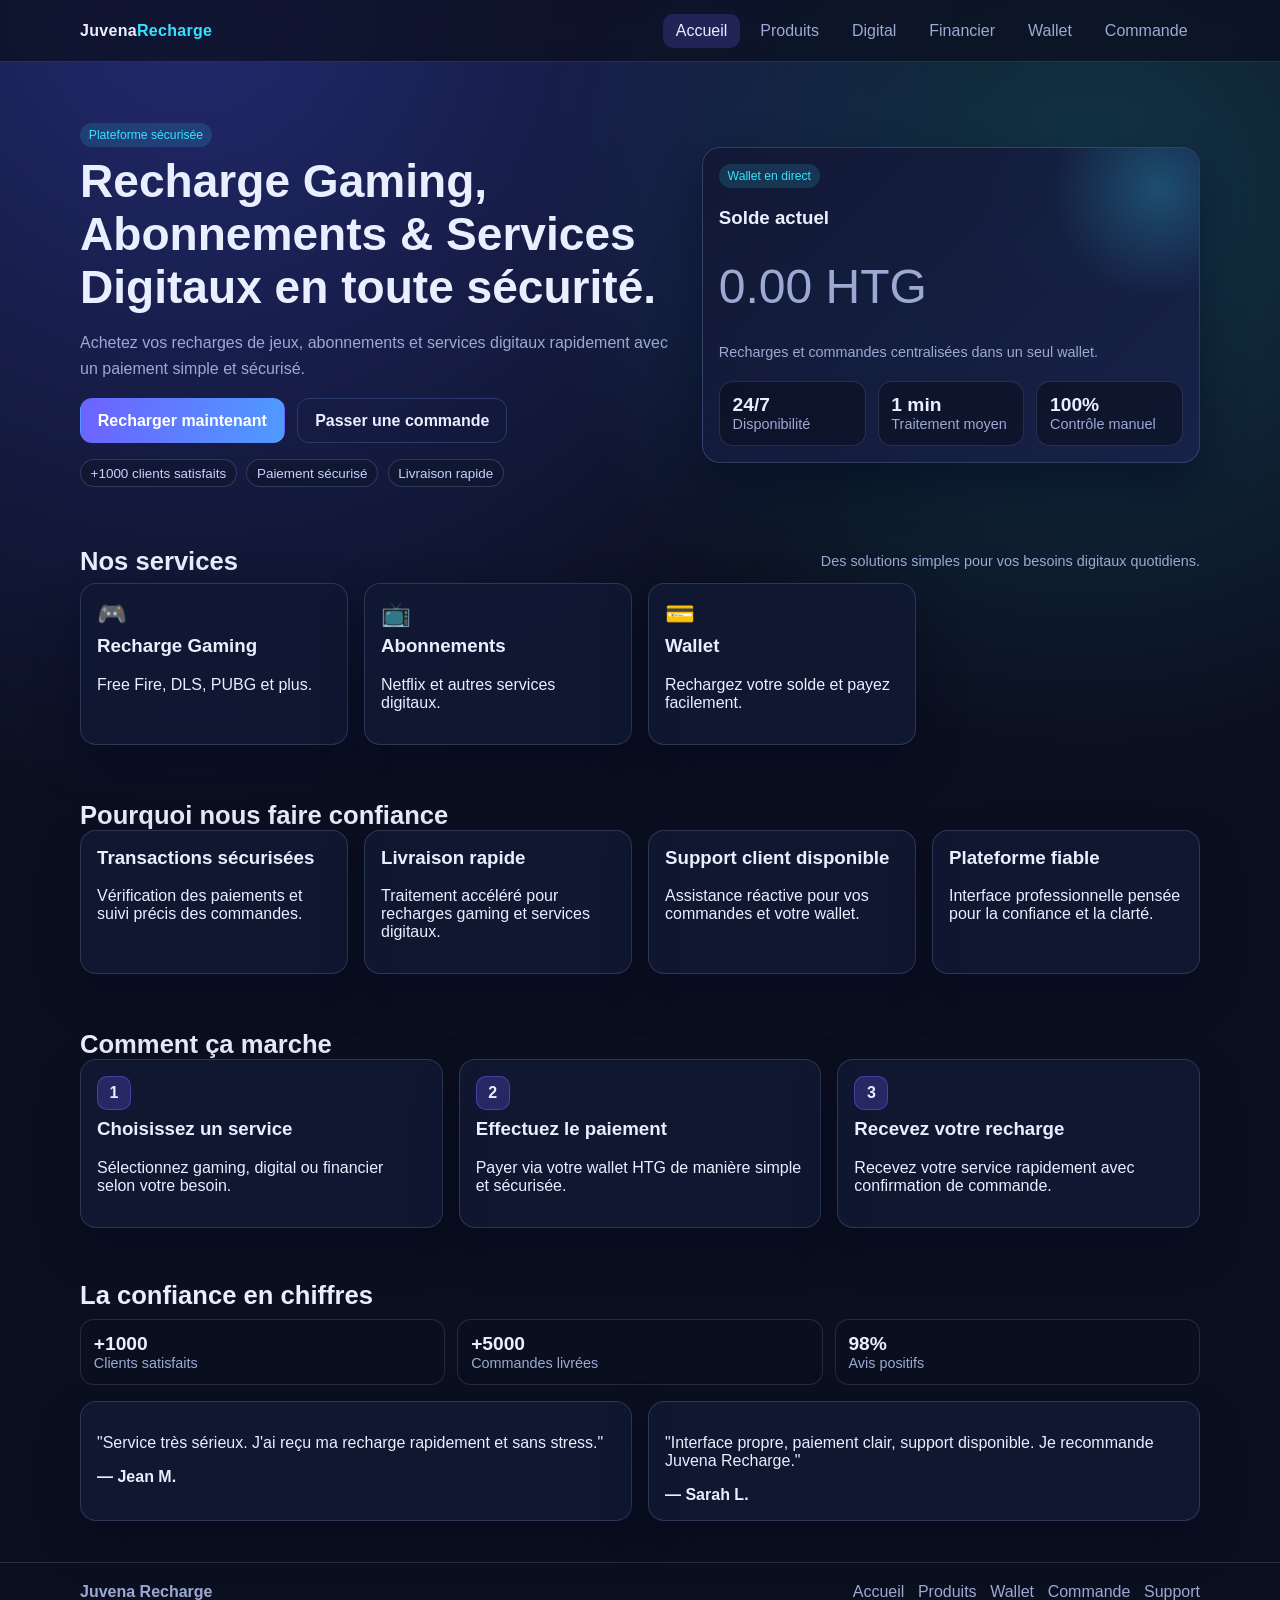
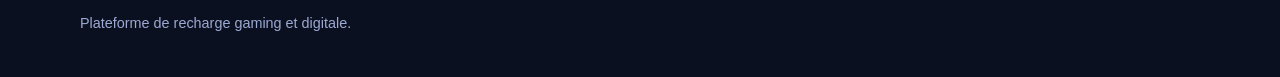
<file: index.html>
<!doctype html>
<html lang="fr">
  <head>
    <meta charset="UTF-8" />
    <meta name="viewport" content="width=device-width, initial-scale=1.0" />
    <title>Juvena Recharge | Accueil</title>
    <link rel="stylesheet" href="styles.css" />
  </head>
  <body>
    <header>
      <div class="container nav">
        <a class="logo" href="index.html">Juvena<span>Recharge</span></a>
        <nav class="nav-links">
          <a class="active" href="index.html">Accueil</a>
          <a href="gaming.html">Produits</a>
          <a href="digital.html">Digital</a>
          <a href="financial.html">Financier</a>
          <a href="wallet.html">Wallet</a>
          <a href="order.html">Commande</a>
        </nav>
      </div>
    </header>

    <main>
      <section class="container hero modern-hero">
        <div>
          <span class="badge">Plateforme sécurisée</span>
          <h1>Recharge Gaming, Abonnements &amp; Services Digitaux en toute sécurité.</h1>
          <p>
            Achetez vos recharges de jeux, abonnements et services digitaux rapidement avec un paiement simple et sécurisé.
          </p>
          <div class="cta-row">
            <a class="btn" href="wallet.html">Recharger maintenant</a>
            <a class="btn secondary" href="order.html">Passer une commande</a>
          </div>
          <div class="trust-points">
            <span>+1000 clients satisfaits</span>
            <span>Paiement sécurisé</span>
            <span>Livraison rapide</span>
          </div>
        </div>

        <div class="panel glow">
          <span class="badge">Wallet en direct</span>
          <h3>Solde actuel</h3>
          <p class="wallet-balance" data-wallet-display>0.00 HTG</p>
          <p class="small">Recharges et commandes centralisées dans un seul wallet.</p>
          <div class="stats">
            <div class="stat">
              <div class="value">24/7</div>
              <div class="small">Disponibilité</div>
            </div>
            <div class="stat">
              <div class="value">1 min</div>
              <div class="small">Traitement moyen</div>
            </div>
            <div class="stat">
              <div class="value">100%</div>
              <div class="small">Contrôle manuel</div>
            </div>
          </div>
        </div>
      </section>

      <section class="container section-block">
        <div class="section-title-row">
          <h2>Nos services</h2>
          <p class="small">Des solutions simples pour vos besoins digitaux quotidiens.</p>
        </div>
        <div class="grid service-grid">
          <article class="card icon-card">
            <div class="icon">🎮</div>
            <h3>Recharge Gaming</h3>
            <p>Free Fire, DLS, PUBG et plus.</p>
          </article>
          <article class="card icon-card">
            <div class="icon">📺</div>
            <h3>Abonnements</h3>
            <p>Netflix et autres services digitaux.</p>
          </article>
          <article class="card icon-card">
            <div class="icon">💳</div>
            <h3>Wallet</h3>
            <p>Rechargez votre solde et payez facilement.</p>
          </article>
        </div>
      </section>

      <section class="container section-block">
        <div class="section-title-row">
          <h2>Pourquoi nous faire confiance</h2>
        </div>
        <div class="grid trust-grid">
          <article class="card trust-card"><h3>Transactions sécurisées</h3><p>Vérification des paiements et suivi précis des commandes.</p></article>
          <article class="card trust-card"><h3>Livraison rapide</h3><p>Traitement accéléré pour recharges gaming et services digitaux.</p></article>
          <article class="card trust-card"><h3>Support client disponible</h3><p>Assistance réactive pour vos commandes et votre wallet.</p></article>
          <article class="card trust-card"><h3>Plateforme fiable</h3><p>Interface professionnelle pensée pour la confiance et la clarté.</p></article>
        </div>
      </section>

      <section class="container section-block process">
        <div class="section-title-row">
          <h2>Comment ça marche</h2>
        </div>
        <div class="process-steps">
          <article class="card step-card"><span class="step">1</span><h3>Choisissez un service</h3><p>Sélectionnez gaming, digital ou financier selon votre besoin.</p></article>
          <article class="card step-card"><span class="step">2</span><h3>Effectuez le paiement</h3><p>Payer via votre wallet HTG de manière simple et sécurisée.</p></article>
          <article class="card step-card"><span class="step">3</span><h3>Recevez votre recharge</h3><p>Recevez votre service rapidement avec confirmation de commande.</p></article>
        </div>
      </section>

      <section class="container section-block confidence-wrap">
        <div class="section-title-row">
          <h2>La confiance en chiffres</h2>
        </div>
        <div class="stats trust-stats">
          <div class="stat"><div class="value">+1000</div><div class="small">Clients satisfaits</div></div>
          <div class="stat"><div class="value">+5000</div><div class="small">Commandes livrées</div></div>
          <div class="stat"><div class="value">98%</div><div class="small">Avis positifs</div></div>
        </div>
        <div class="testimonials">
          <article class="card testimonial">
            <p>"Service très sérieux. J'ai reçu ma recharge rapidement et sans stress."</p>
            <strong>— Jean M.</strong>
          </article>
          <article class="card testimonial">
            <p>"Interface propre, paiement clair, support disponible. Je recommande Juvena Recharge."</p>
            <strong>— Sarah L.</strong>
          </article>
        </div>
      </section>
    </main>

    <footer>
      <div class="container footer-layout">
        <div>
          <strong>Juvena Recharge</strong>
          <p class="small">Plateforme de recharge gaming et digitale.</p>
        </div>
        <nav class="footer-links">
          <a href="index.html">Accueil</a>
          <a href="gaming.html">Produits</a>
          <a href="wallet.html">Wallet</a>
          <a href="order.html">Commande</a>
          <a href="wallet.html">Support</a>
        </nav>
      </div>
    </footer>
    <script src="app.js"></script>
  </body>
</html>
</file>
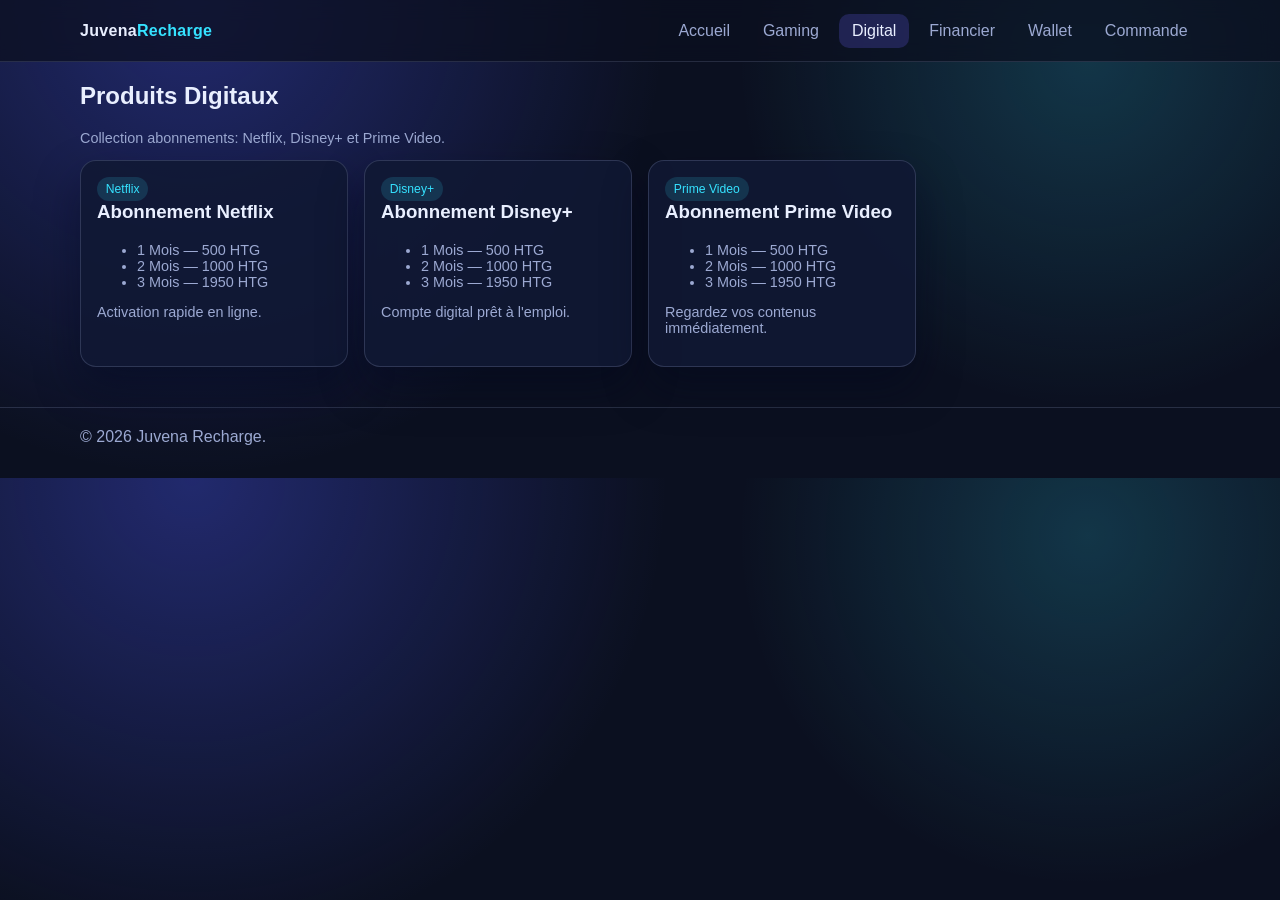
<file: digital.html>
<!doctype html>
<html lang="fr">
  <head>
    <meta charset="UTF-8" />
    <meta name="viewport" content="width=device-width, initial-scale=1.0" />
    <title>Juvena Recharge | Digital</title>
    <link rel="stylesheet" href="styles.css" />
  </head>
  <body>
    <header>
      <div class="container nav">
        <a class="logo" href="index.html">Juvena<span>Recharge</span></a>
        <nav class="nav-links">
          <a href="index.html">Accueil</a>
          <a href="gaming.html">Gaming</a>
          <a class="active" href="digital.html">Digital</a>
          <a href="financial.html">Financier</a>
          <a href="wallet.html">Wallet</a>
          <a href="order.html">Commande</a>
        </nav>
      </div>
    </header>

    <main class="container">
      <section>
        <h1>Produits Digitaux</h1>
        <p class="small">Collection abonnements: Netflix, Disney+ et Prime Video.</p>
      </section>

      <section class="grid">
        <article class="card"><span class="badge">Netflix</span><h3>Abonnement Netflix</h3><ul class="small">
          <li>1 Mois — 500 HTG</li>
          <li>2 Mois — 1000 HTG</li>
          <li>3 Mois — 1950 HTG</li>
        </ul><p class="small">Activation rapide en ligne.</p></article>
        <article class="card"><span class="badge">Disney+</span><h3>Abonnement Disney+</h3><ul class="small">
          <li>1 Mois — 500 HTG</li>
          <li>2 Mois — 1000 HTG</li>
          <li>3 Mois — 1950 HTG</li>
        </ul><p class="small">Compte digital prêt à l'emploi.</p></article>
        <article class="card"><span class="badge">Prime Video</span><h3>Abonnement Prime Video</h3><ul class="small">
          <li>1 Mois — 500 HTG</li>
          <li>2 Mois — 1000 HTG</li>
          <li>3 Mois — 1950 HTG</li>
        </ul><p class="small">Regardez vos contenus immédiatement.</p></article>
      </section>
    </main>

    <footer>
      <div class="container">© 2026 Juvena Recharge.</div>
    </footer>
    <script src="app.js"></script>
  </body>
</html>
</file>
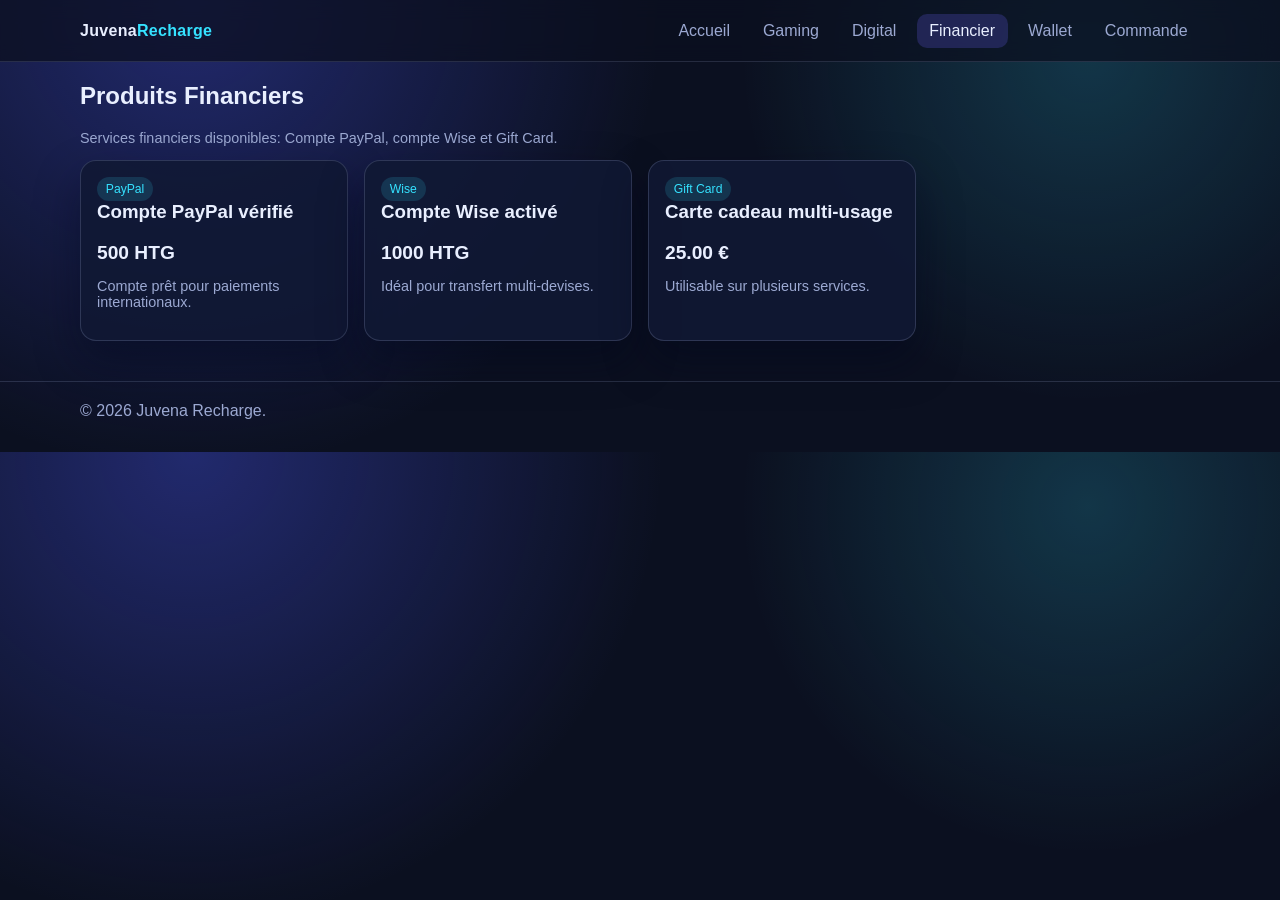
<file: financial.html>
<!doctype html>
<html lang="fr">
  <head>
    <meta charset="UTF-8" />
    <meta name="viewport" content="width=device-width, initial-scale=1.0" />
    <title>Juvena Recharge | Financier</title>
    <link rel="stylesheet" href="styles.css" />
  </head>
  <body>
    <header>
      <div class="container nav">
        <a class="logo" href="index.html">Juvena<span>Recharge</span></a>
        <nav class="nav-links">
          <a href="index.html">Accueil</a>
          <a href="gaming.html">Gaming</a>
          <a href="digital.html">Digital</a>
          <a class="active" href="financial.html">Financier</a>
          <a href="wallet.html">Wallet</a>
          <a href="order.html">Commande</a>
        </nav>
      </div>
    </header>

    <main class="container">
      <section>
        <h1>Produits Financiers</h1>
        <p class="small">Services financiers disponibles: Compte PayPal, compte Wise et Gift Card.</p>
      </section>

      <section class="grid">
        <article class="card"><span class="badge">PayPal</span><h3>Compte PayPal vérifié</h3><p class="price">500 HTG</p><p class="small">Compte prêt pour paiements internationaux.</p></article>
        <article class="card"><span class="badge">Wise</span><h3>Compte Wise activé</h3><p class="price">1000 HTG</p><p class="small">Idéal pour transfert multi-devises.</p></article>
        <article class="card"><span class="badge">Gift Card</span><h3>Carte cadeau multi-usage</h3><p class="price">25.00 €</p><p class="small">Utilisable sur plusieurs services.</p></article>
      </section>
    </main>

    <footer>
      <div class="container">© 2026 Juvena Recharge.</div>
    </footer>
    <script src="app.js"></script>
  </body>
</html>
</file>
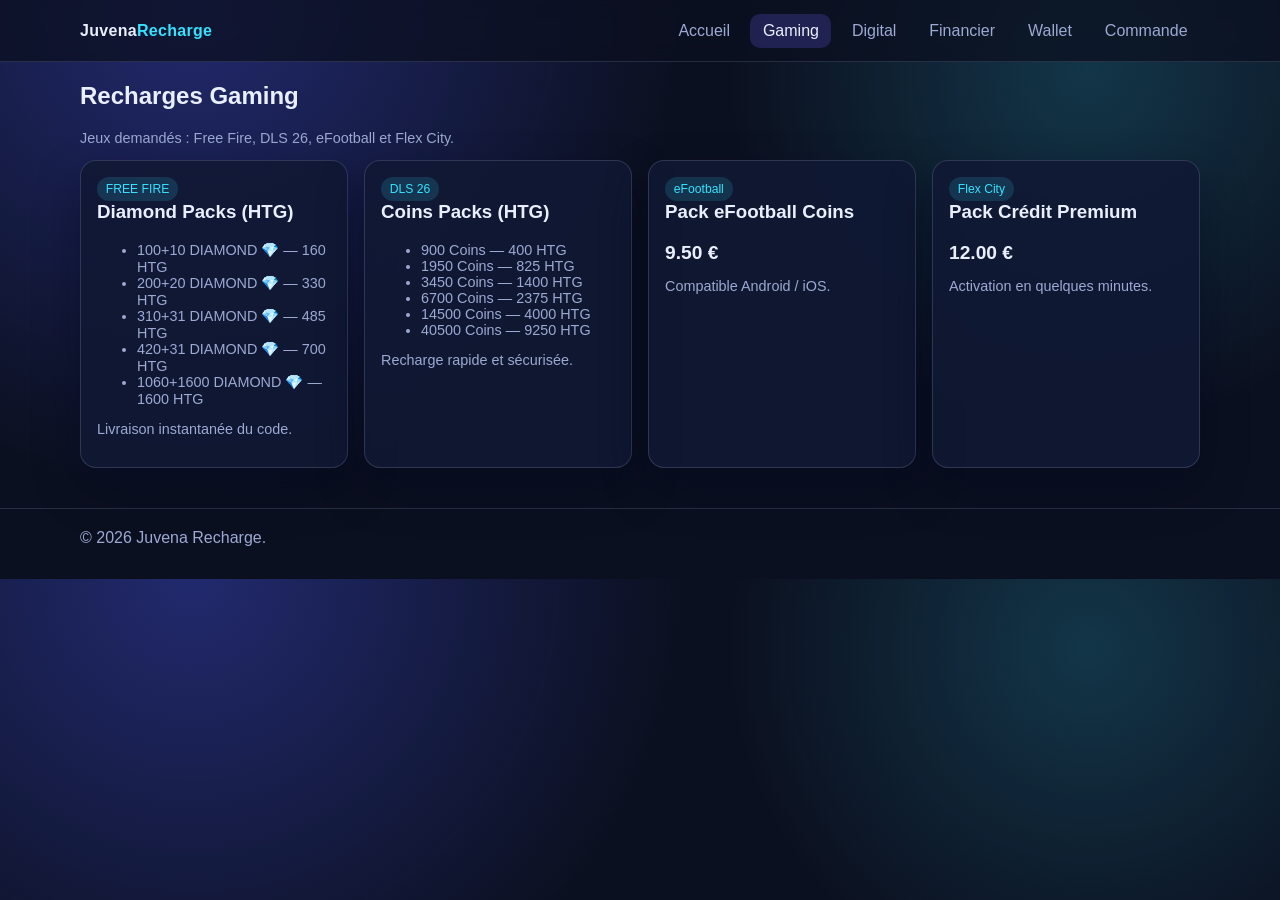
<file: gaming.html>
<!doctype html>
<html lang="fr">
  <head>
    <meta charset="UTF-8" />
    <meta name="viewport" content="width=device-width, initial-scale=1.0" />
    <title>Juvena Recharge | Gaming</title>
    <link rel="stylesheet" href="styles.css" />
  </head>
  <body>
    <header>
      <div class="container nav">
        <a class="logo" href="index.html">Juvena<span>Recharge</span></a>
        <nav class="nav-links">
          <a href="index.html">Accueil</a>
          <a class="active" href="gaming.html">Gaming</a>
          <a href="digital.html">Digital</a>
          <a href="financial.html">Financier</a>
          <a href="wallet.html">Wallet</a>
          <a href="order.html">Commande</a>
        </nav>
      </div>
    </header>

    <main class="container">
      <section>
        <h1>Recharges Gaming</h1>
        <p class="small">Jeux demandés : Free Fire, DLS 26, eFootball et Flex City.</p>
      </section>

      <section class="grid">
        <article class="card"><span class="badge">FREE FIRE</span><h3>Diamond Packs (HTG)</h3><ul class="small">
          <li>100+10 DIAMOND 💎 — 160 HTG</li>
          <li>200+20 DIAMOND 💎 — 330 HTG</li>
          <li>310+31 DIAMOND 💎 — 485 HTG</li>
          <li>420+31 DIAMOND 💎 — 700 HTG</li>
          <li>1060+1600 DIAMOND 💎 — 1600 HTG</li>
        </ul><p class="small">Livraison instantanée du code.</p></article>
        <article class="card"><span class="badge">DLS 26</span><h3>Coins Packs (HTG)</h3><ul class="small">
          <li>900 Coins — 400 HTG</li>
          <li>1950 Coins — 825 HTG</li>
          <li>3450 Coins — 1400 HTG</li>
          <li>6700 Coins — 2375 HTG</li>
          <li>14500 Coins — 4000 HTG</li>
          <li>40500 Coins — 9250 HTG</li>
        </ul><p class="small">Recharge rapide et sécurisée.</p></article>
        <article class="card"><span class="badge">eFootball</span><h3>Pack eFootball Coins</h3><p class="price">9.50 €</p><p class="small">Compatible Android / iOS.</p></article>
        <article class="card"><span class="badge">Flex City</span><h3>Pack Crédit Premium</h3><p class="price">12.00 €</p><p class="small">Activation en quelques minutes.</p></article>
      </section>
    </main>

    <footer>
      <div class="container">© 2026 Juvena Recharge.</div>
    </footer>
    <script src="app.js"></script>
  </body>
</html>
</file>
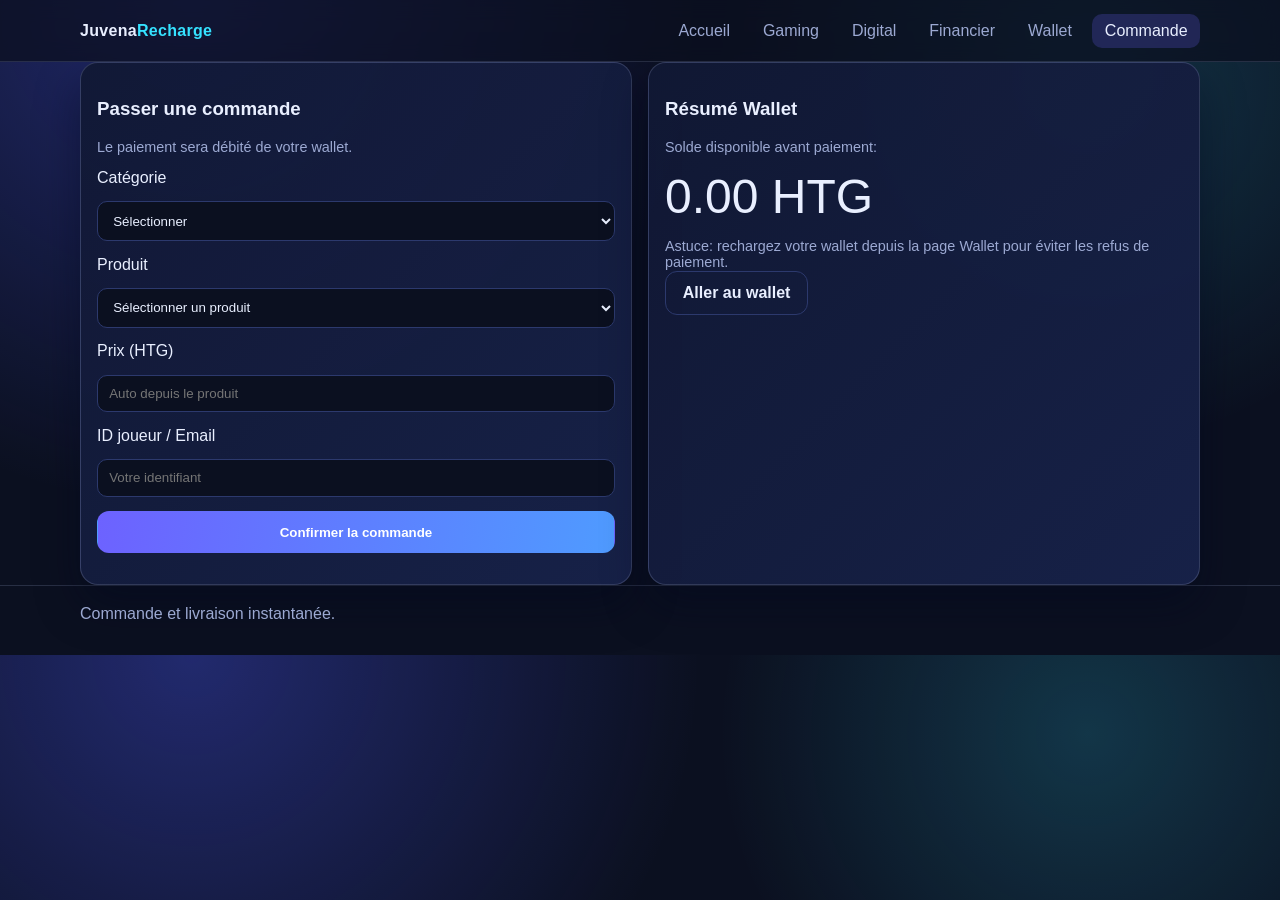
<file: order.html>
<!doctype html>
<html lang="fr">
  <head>
    <meta charset="UTF-8" />
    <meta name="viewport" content="width=device-width, initial-scale=1.0" />
    <title>Juvena Recharge | Commande</title>
    <link rel="stylesheet" href="styles.css" />
  </head>
  <body>
    <header>
      <div class="container nav">
        <a class="logo" href="index.html">Juvena<span>Recharge</span></a>
        <nav class="nav-links">
          <a href="index.html">Accueil</a>
          <a href="gaming.html">Gaming</a>
          <a href="digital.html">Digital</a>
          <a href="financial.html">Financier</a>
          <a href="wallet.html">Wallet</a>
          <a class="active" href="order.html">Commande</a>
        </nav>
      </div>
    </header>

    <main class="container">
      <section class="two-col">
        <article class="panel">
          <h1>Passer une commande</h1>
          <p class="small">Le paiement sera débité de votre wallet.</p>
          <form id="order-form">
            <label for="category">Catégorie</label>
            <select id="category" name="category" required>
              <option value="">Sélectionner</option>
              <option value="Gaming">Gaming</option>
              <option value="Digital">Digital</option>
              <option value="Financier">Financier</option>
            </select>

            <label for="product">Produit</label>
            <select id="product" name="product" required>
              <option value="">Sélectionner un produit</option>
              <option value="FREE FIRE - 100+10 DIAMOND 💎" data-category="Gaming" data-price="160">FREE FIRE - 100+10 DIAMOND 💎 (160 HTG)</option>
              <option value="FREE FIRE - 200+20 DIAMOND 💎" data-category="Gaming" data-price="330">FREE FIRE - 200+20 DIAMOND 💎 (330 HTG)</option>
              <option value="FREE FIRE - 310+31 DIAMOND 💎" data-category="Gaming" data-price="485">FREE FIRE - 310+31 DIAMOND 💎 (485 HTG)</option>
              <option value="FREE FIRE - 420+31 DIAMOND 💎" data-category="Gaming" data-price="700">FREE FIRE - 420+31 DIAMOND 💎 (700 HTG)</option>
              <option value="FREE FIRE - 1060+1600 DIAMOND 💎" data-category="Gaming" data-price="1600">FREE FIRE - 1060+1600 DIAMOND 💎 (1600 HTG)</option>
              <option value="DLS 26 - 900 Coins" data-category="Gaming" data-price="400">DLS 26 - 900 Coins (400 HTG)</option>
              <option value="DLS 26 - 1950 Coins" data-category="Gaming" data-price="825">DLS 26 - 1950 Coins (825 HTG)</option>
              <option value="DLS 26 - 3450 Coins" data-category="Gaming" data-price="1400">DLS 26 - 3450 Coins (1400 HTG)</option>
              <option value="DLS 26 - 6700 Coins" data-category="Gaming" data-price="2375">DLS 26 - 6700 Coins (2375 HTG)</option>
              <option value="DLS 26 - 14500 Coins" data-category="Gaming" data-price="4000">DLS 26 - 14500 Coins (4000 HTG)</option>
              <option value="DLS 26 - 40500 Coins" data-category="Gaming" data-price="9250">DLS 26 - 40500 Coins (9250 HTG)</option>
              <option value="eFootball - Pack Coins" data-category="Gaming" data-price="950">eFootball - Pack Coins (950 HTG)</option>
              <option value="Flex City - Crédit Premium" data-category="Gaming" data-price="1200">Flex City - Crédit Premium (1200 HTG)</option>
              <option value="Netflix - 1 Mois" data-category="Digital" data-price="500">Netflix - 1 Mois (500 HTG)</option>
              <option value="Netflix - 2 Mois" data-category="Digital" data-price="1000">Netflix - 2 Mois (1000 HTG)</option>
              <option value="Netflix - 3 Mois" data-category="Digital" data-price="1950">Netflix - 3 Mois (1950 HTG)</option>
              <option value="Disney+ - 1 Mois" data-category="Digital" data-price="500">Disney+ - 1 Mois (500 HTG)</option>
              <option value="Disney+ - 2 Mois" data-category="Digital" data-price="1000">Disney+ - 2 Mois (1000 HTG)</option>
              <option value="Disney+ - 3 Mois" data-category="Digital" data-price="1950">Disney+ - 3 Mois (1950 HTG)</option>
              <option value="Prime Video - 1 Mois" data-category="Digital" data-price="500">Prime Video - 1 Mois (500 HTG)</option>
              <option value="Prime Video - 2 Mois" data-category="Digital" data-price="1000">Prime Video - 2 Mois (1000 HTG)</option>
              <option value="Prime Video - 3 Mois" data-category="Digital" data-price="1950">Prime Video - 3 Mois (1950 HTG)</option>
              <option value="Compte PayPal" data-category="Financier" data-price="500">Compte PayPal (500 HTG)</option>
              <option value="Compte Wise" data-category="Financier" data-price="1000">Compte Wise (1000 HTG)</option>
              <option value="Gift Card" data-category="Financier" data-price="25.00">Gift Card</option>
            </select>

            <label for="price">Prix (HTG)</label>
            <input id="price" name="price" type="number" min="1" step="0.01" placeholder="Auto depuis le produit" required readonly />

            <label for="player">ID joueur / Email</label>
            <input id="player" name="player" type="text" placeholder="Votre identifiant" required />

            <button class="btn" type="submit">Confirmer la commande</button>
          </form>
          <p id="order-message" class="small"></p>
        </article>

        <article class="panel">
          <h3>Résumé Wallet</h3>
          <p class="small">Solde disponible avant paiement:</p>
          <p class="wallet-balance" data-wallet-display>0.00 HTG</p>
          <p class="small">Astuce: rechargez votre wallet depuis la page Wallet pour éviter les refus de paiement.</p>
          <a class="btn secondary" href="wallet.html">Aller au wallet</a>
        </article>
      </section>
    </main>

    <footer>
      <div class="container">Commande et livraison instantanée.</div>
    </footer>
    <script src="app.js"></script>
  </body>
</html>
</file>
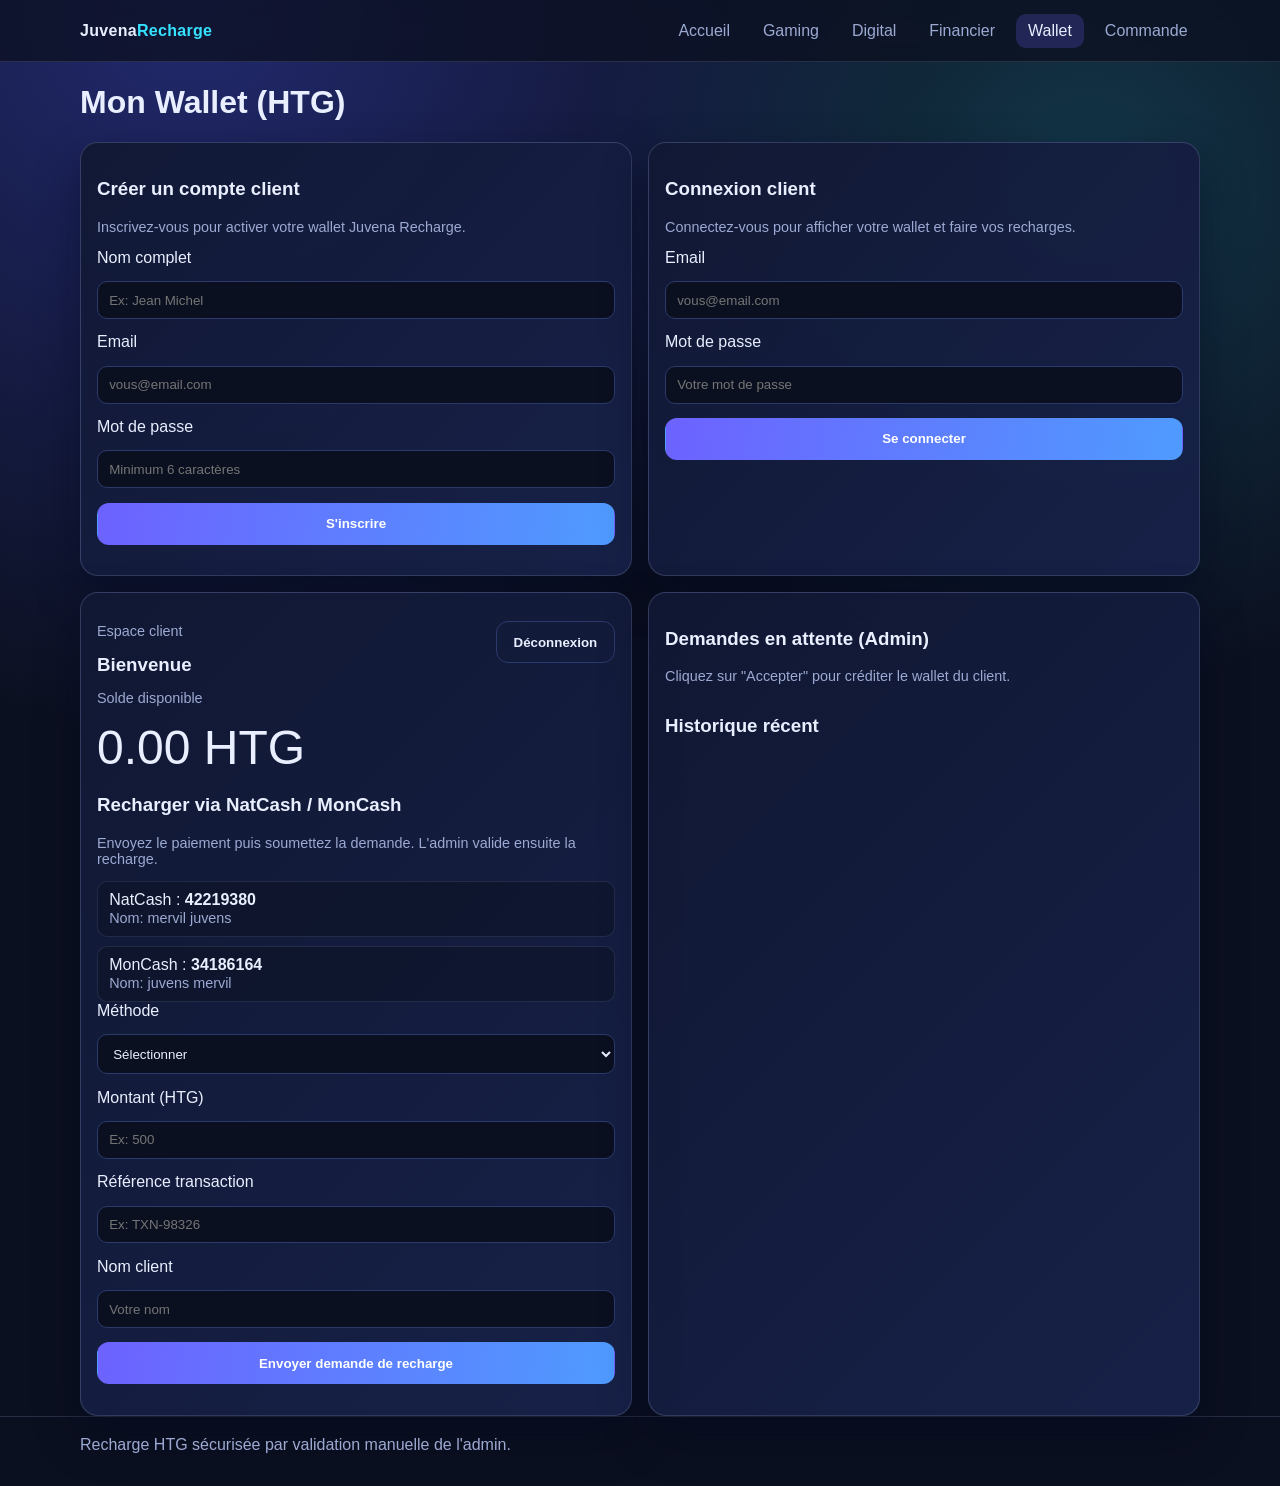
<file: wallet.html>
<!doctype html>
<html lang="fr">
  <head>
    <meta charset="UTF-8" />
    <meta name="viewport" content="width=device-width, initial-scale=1.0" />
    <title>Juvena Recharge | Wallet</title>
    <link rel="stylesheet" href="styles.css" />
  </head>
  <body>
    <header>
      <div class="container nav">
        <a class="logo" href="index.html">Juvena<span>Recharge</span></a>
        <nav class="nav-links">
          <a href="index.html">Accueil</a>
          <a href="gaming.html">Gaming</a>
          <a href="digital.html">Digital</a>
          <a href="financial.html">Financier</a>
          <a class="active" href="wallet.html">Wallet</a>
          <a href="order.html">Commande</a>
        </nav>
      </div>
    </header>

    <main class="container">
      <h1>Mon Wallet (HTG)</h1>
      <section id="auth-section" class="two-col auth-layout">
        <article class="panel">
          <h3>Créer un compte client</h3>
          <p class="small">Inscrivez-vous pour activer votre wallet Juvena Recharge.</p>
          <form id="signup-form">
            <label for="signup-name">Nom complet</label>
            <input id="signup-name" type="text" placeholder="Ex: Jean Michel" required />

            <label for="signup-email">Email</label>
            <input id="signup-email" type="email" placeholder="vous@email.com" required />

            <label for="signup-password">Mot de passe</label>
            <input id="signup-password" type="password" minlength="6" placeholder="Minimum 6 caractères" required />

            <button class="btn" type="submit">S'inscrire</button>
          </form>
          <p id="signup-message" class="small"></p>
        </article>

        <article class="panel">
          <h3>Connexion client</h3>
          <p class="small">Connectez-vous pour afficher votre wallet et faire vos recharges.</p>
          <form id="login-form">
            <label for="login-email">Email</label>
            <input id="login-email" type="email" placeholder="vous@email.com" required />

            <label for="login-password">Mot de passe</label>
            <input id="login-password" type="password" placeholder="Votre mot de passe" required />

            <button class="btn" type="submit">Se connecter</button>
          </form>
          <p id="login-message" class="small"></p>
        </article>
      </section>

      <section id="wallet-content" class="two-col" hidden>
        <article class="panel">
          <div class="wallet-header-row">
            <div>
              <p class="small">Espace client</p>
              <h3 id="client-greeting">Bienvenue</h3>
            </div>
            <button id="logout-btn" class="btn secondary" type="button">Déconnexion</button>
          </div>

          <p class="small">Solde disponible</p>
          <p class="wallet-balance" data-wallet-display>0.00 HTG</p>

          <h3>Recharger via NatCash / MonCash</h3>
          <p class="small">Envoyez le paiement puis soumettez la demande. L'admin valide ensuite la recharge.</p>
          <ul class="history">
            <li><span>NatCash : <strong>42219380</strong><br><small class="small">Nom: mervil juvens</small></span></li>
            <li><span>MonCash : <strong>34186164</strong><br><small class="small">Nom: juvens mervil</small></span></li>
          </ul>

          <form id="topup-form">
            <label for="method">Méthode</label>
            <select id="method" required>
              <option value="">Sélectionner</option>
              <option value="NatCash">NatCash</option>
              <option value="MonCash">MonCash</option>
            </select>

            <label for="amount">Montant (HTG)</label>
            <input id="amount" type="number" min="1" step="1" placeholder="Ex: 500" required />

            <label for="reference">Référence transaction</label>
            <input id="reference" type="text" placeholder="Ex: TXN-98326" required />

            <label for="client-name">Nom client</label>
            <input id="client-name" type="text" placeholder="Votre nom" required />

            <button class="btn" type="submit">Envoyer demande de recharge</button>
          </form>
          <p id="topup-message" class="small"></p>
        </article>

        <article class="panel">
          <h3>Demandes en attente (Admin)</h3>
          <p class="small">Cliquez sur "Accepter" pour créditer le wallet du client.</p>
          <ul id="topup-requests" class="history"></ul>

          <h3 style="margin-top: 1rem">Historique récent</h3>
          <ul id="wallet-history" class="history"></ul>
        </article>
      </section>
    </main>

    <footer>
      <div class="container">Recharge HTG sécurisée par validation manuelle de l'admin.</div>
    </footer>
    <script src="app.js"></script>
  </body>
</html>
</file>
<file: styles.css>
:root {
  --bg: #0b1020;
  --card: #111834;
  --card-soft: #18224a;
  --text: #e9efff;
  --muted: #9ca9d2;
  --primary: #6d62ff;
  --accent: #35e2ff;
  --success: #28c76f;
  --danger: #ff5b6e;
  --border: #2c396d;
  --shadow: 0 20px 45px rgba(2, 7, 28, 0.45);
}

* {
  box-sizing: border-box;
}

body {
  margin: 0;
  font-family: Inter, Segoe UI, Roboto, Arial, sans-serif;
  background:
    radial-gradient(circle at 15% 0%, rgba(76, 89, 255, 0.35), transparent 40%),
    radial-gradient(circle at 85% 12%, rgba(53, 226, 255, 0.18), transparent 30%),
    var(--bg);
  color: var(--text);
}

a {
  color: inherit;
  text-decoration: none;
}

.container {
  width: min(1120px, 92%);
  margin: 0 auto;
}

header {
  position: sticky;
  top: 0;
  z-index: 20;
  backdrop-filter: blur(10px);
  background: rgba(11, 16, 32, 0.74);
  border-bottom: 1px solid rgba(156, 169, 210, 0.18);
}

.nav {
  display: flex;
  align-items: center;
  justify-content: space-between;
  gap: 1rem;
  padding: 0.85rem 0;
}

.logo {
  font-weight: 800;
  letter-spacing: 0.3px;
}

.logo span {
  color: var(--accent);
}

.nav-links {
  display: flex;
  flex-wrap: wrap;
  gap: 0.5rem;
}

.nav-links a {
  padding: 0.5rem 0.78rem;
  border-radius: 10px;
  color: var(--muted);
  transition: 0.25s ease;
}

.nav-links a:hover,
.nav-links a.active {
  color: var(--text);
  background: rgba(109, 98, 255, 0.22);
}

.hero {
  padding: 3.8rem 0 2.4rem;
  display: grid;
  grid-template-columns: 1.2fr 1fr;
  gap: 1.5rem;
  align-items: center;
}

.hero h1 {
  font-size: clamp(1.9rem, 3.6vw, 3.2rem);
  line-height: 1.15;
  margin: 0.5rem 0;
}

.hero p {
  color: var(--muted);
  line-height: 1.65;
}

.cta-row {
  display: flex;
  gap: 0.8rem;
  margin-top: 1rem;
  flex-wrap: wrap;
}

.btn {
  border: 1px solid transparent;
  background: linear-gradient(100deg, #6d62ff, #4f9bff);
  color: #fff;
  padding: 0.78rem 1.05rem;
  border-radius: 12px;
  font-weight: 700;
  cursor: pointer;
  transition: transform 0.2s ease, box-shadow 0.2s ease;
}

.btn:hover {
  transform: translateY(-1px);
  box-shadow: 0 12px 24px rgba(79, 155, 255, 0.25);
}

.btn.secondary {
  background: transparent;
  border-color: var(--border);
  color: var(--text);
}

.panel {
  background: linear-gradient(135deg, rgba(17, 24, 52, 0.94), rgba(24, 34, 74, 0.94));
  border: 1px solid rgba(156, 169, 210, 0.24);
  border-radius: 18px;
  padding: 1rem;
  box-shadow: var(--shadow);
}

.glow {
  position: relative;
  overflow: hidden;
}

.glow::after {
  content: "";
  position: absolute;
  width: 220px;
  height: 220px;
  background: radial-gradient(circle, rgba(53, 226, 255, 0.24), transparent 70%);
  right: -70px;
  top: -70px;
  pointer-events: none;
}

.stats {
  display: grid;
  grid-template-columns: repeat(3, minmax(0, 1fr));
  gap: 0.75rem;
  margin-top: 1rem;
}

.stat {
  background: rgba(11, 16, 32, 0.62);
  border: 1px solid rgba(156, 169, 210, 0.18);
  border-radius: 14px;
  padding: 0.8rem;
}

.stat .value {
  font-size: 1.2rem;
  font-weight: 700;
}

.grid {
  display: grid;
  grid-template-columns: repeat(auto-fill, minmax(220px, 1fr));
  gap: 1rem;
  padding-bottom: 2.5rem;
}

.card {
  background: rgba(17, 24, 52, 0.88);
  border: 1px solid rgba(156, 169, 210, 0.22);
  border-radius: 16px;
  padding: 1rem;
  box-shadow: var(--shadow);
  transition: transform 0.2s ease, border-color 0.2s ease;
}

.card:hover {
  transform: translateY(-2px);
  border-color: rgba(53, 226, 255, 0.45);
}

.card h3 {
  margin-top: 0;
}

.badge {
  display: inline-block;
  padding: 0.3rem 0.55rem;
  border-radius: 999px;
  font-size: 0.76rem;
  background: rgba(53, 226, 255, 0.14);
  color: var(--accent);
}

.price {
  font-size: 1.2rem;
  font-weight: 700;
  margin: 0.5rem 0;
}

.small {
  color: var(--muted);
  font-size: 0.9rem;
}

form {
  display: grid;
  gap: 0.9rem;
}

input,
select,
textarea {
  width: 100%;
  background: #0b1020;
  border: 1px solid var(--border);
  border-radius: 10px;
  color: var(--text);
  padding: 0.65rem 0.7rem;
}

input:focus,
select:focus,
textarea:focus {
  outline: 2px solid rgba(109, 98, 255, 0.6);
  border-color: var(--primary);
}

.two-col {
  display: grid;
  grid-template-columns: 1fr 1fr;
  gap: 1rem;
}

.wallet-balance {
  font-size: clamp(2rem, 4vw, 3rem);
  margin: 0.2rem 0;
}

.history {
  list-style: none;
  padding: 0;
  margin: 0;
  display: grid;
  gap: 0.6rem;
}

.history li {
  display: flex;
  justify-content: space-between;
  gap: 0.8rem;
  border: 1px solid rgba(156, 169, 210, 0.15);
  border-radius: 10px;
  padding: 0.55rem 0.7rem;
  background: rgba(11, 16, 32, 0.5);
}

.success {
  color: var(--success);
}

.danger {
  color: var(--danger);
}

.payment-box {
  margin: 0.8rem 0 1rem;
  padding: 0.75rem;
  border: 1px solid rgba(156, 169, 210, 0.2);
  border-radius: 12px;
  background: rgba(11, 16, 32, 0.45);
}

.payment-list {
  margin: 0.5rem 0 0;
  padding-left: 1rem;
  color: var(--muted);
  display: grid;
  gap: 0.45rem;
}

.accept-btn {
  margin-top: 0.3rem;
  padding: 0.3rem 0.6rem;
  font-size: 0.8rem;
}

.section-block {
  padding: 0.8rem 0 0.2rem;
}

.section-title-row {
  display: flex;
  flex-wrap: wrap;
  align-items: center;
  justify-content: space-between;
  gap: 0.8rem;
}

.section-title-row h2 {
  margin: 0;
  font-size: clamp(1.35rem, 2vw, 2rem);
}

.trust-points {
  display: flex;
  gap: 0.6rem;
  flex-wrap: wrap;
  margin-top: 1rem;
}

.trust-points span {
  font-size: 0.84rem;
  color: #c6d2ff;
  border: 1px solid rgba(156, 169, 210, 0.24);
  border-radius: 999px;
  padding: 0.35rem 0.6rem;
  background: rgba(16, 23, 48, 0.7);
}

.icon-card,
.trust-card,
.step-card,
.testimonial {
  animation: fadeUp 0.5s ease both;
}

.icon {
  font-size: 1.5rem;
  margin-bottom: 0.4rem;
}

.process-steps {
  display: grid;
  grid-template-columns: repeat(3, minmax(0, 1fr));
  gap: 1rem;
  padding-bottom: 2.3rem;
}

.step {
  display: inline-grid;
  place-items: center;
  width: 34px;
  height: 34px;
  border-radius: 10px;
  background: rgba(109, 98, 255, 0.25);
  border: 1px solid rgba(109, 98, 255, 0.45);
  margin-bottom: 0.5rem;
  font-weight: 700;
}

.testimonials {
  margin: 1rem 0 2.4rem;
  display: grid;
  grid-template-columns: repeat(2, minmax(0, 1fr));
  gap: 1rem;
}

.confidence-wrap .trust-stats {
  margin-top: 0.6rem;
}

.footer-layout {
  display: flex;
  justify-content: space-between;
  align-items: flex-start;
  gap: 1.2rem;
}

.footer-links {
  display: flex;
  gap: 0.85rem;
  flex-wrap: wrap;
  color: var(--muted);
}

.footer-links a:hover {
  color: var(--text);
}

footer {
  border-top: 1px solid rgba(156, 169, 210, 0.2);
  color: var(--muted);
  padding: 1.2rem 0 2rem;
}

@keyframes fadeUp {
  from {
    opacity: 0;
    transform: translateY(6px);
  }
  to {
    opacity: 1;
    transform: translateY(0);
  }
}

@media (max-width: 920px) {
  .hero,
  .two-col,
  .process-steps,
  .testimonials {
    grid-template-columns: 1fr;
  }

  .stats {
    grid-template-columns: repeat(3, minmax(0, 1fr));
  }
}

@media (max-width: 620px) {
  .nav {
    align-items: flex-start;
    flex-direction: column;
  }

  .stats {
    grid-template-columns: 1fr;
  }

  .footer-layout {
    flex-direction: column;
  }
}

.auth-layout {
  margin-bottom: 1rem;
}

.wallet-header-row {
  display: flex;
  justify-content: space-between;
  align-items: center;
  gap: 1rem;
  margin-bottom: 0.3rem;
}

.wallet-header-row h3 {
  margin: 0;
}
</file>
